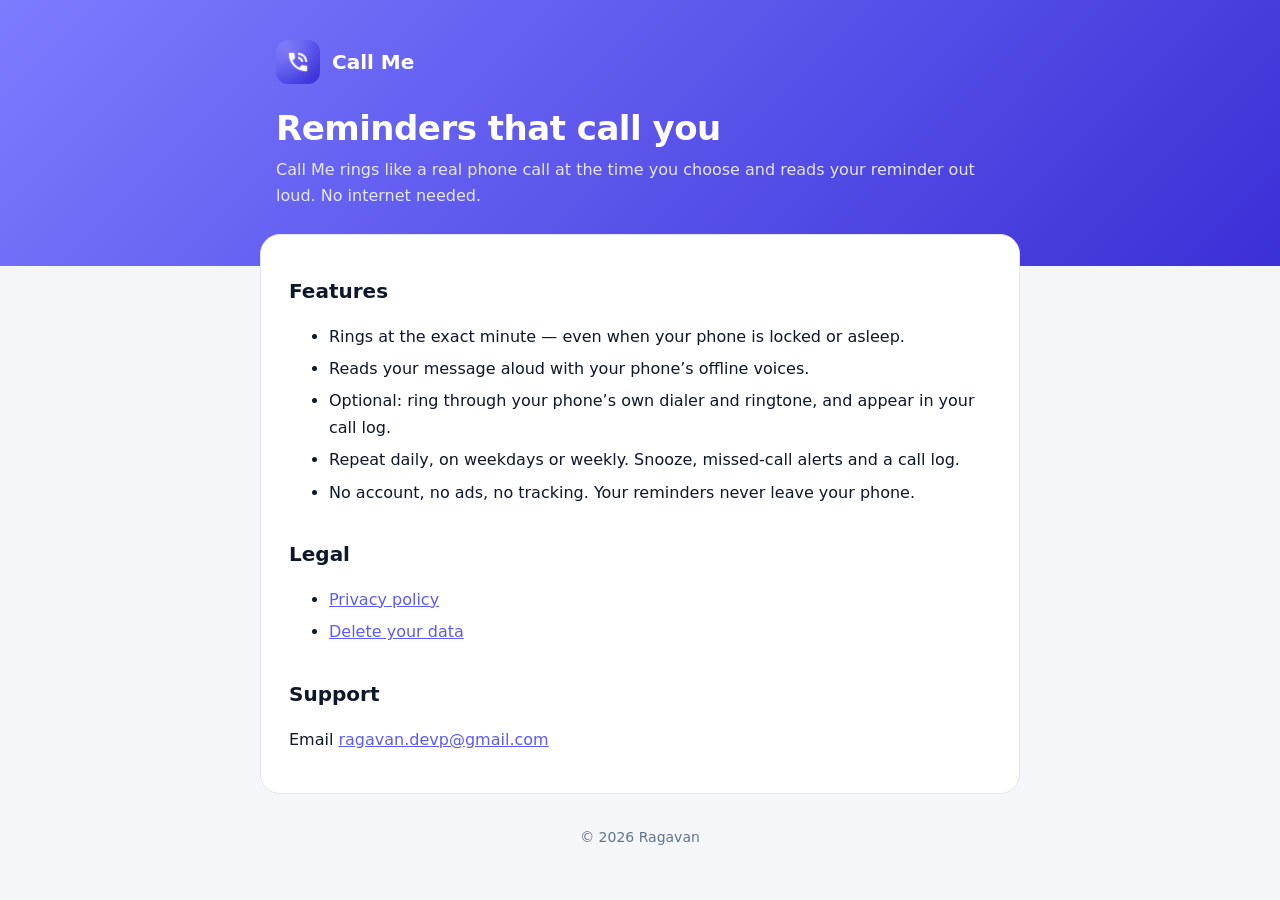
<file: index.html>
<!doctype html>
<html lang="en">
<head>
  <meta charset="utf-8" />
  <meta name="viewport" content="width=device-width, initial-scale=1" />
  <title>Call Me – Reminders that call you</title>
  <meta name="description" content="Call Me phones you at the time you choose and reads your reminder out loud. Works offline." />
  <link rel="icon" href="icon.png" />
  <link rel="stylesheet" href="style.css" />
</head>
<body>
  <header>
    <div class="wrap">
      <a class="brand" href="index.html"><img src="icon.png" alt="" />Call Me</a>
      <h1>Reminders that call you</h1>
      <p>Call Me rings like a real phone call at the time you choose and reads your reminder out loud. No internet needed.</p>
    </div>
  </header>
  <main>
    <div class="card">
      <h2>Features</h2>
      <ul>
        <li>Rings at the exact minute — even when your phone is locked or asleep.</li>
        <li>Reads your message aloud with your phone’s offline voices.</li>
        <li>Optional: ring through your phone’s own dialer and ringtone, and appear in your call log.</li>
        <li>Repeat daily, on weekdays or weekly. Snooze, missed-call alerts and a call log.</li>
        <li>No account, no ads, no tracking. Your reminders never leave your phone.</li>
      </ul>
      <h2>Legal</h2>
      <ul>
        <li><a href="privacy-policy.html">Privacy policy</a></li>
        <li><a href="delete-data.html">Delete your data</a></li>
      </ul>
      <h2>Support</h2>
      <p>Email <a href="mailto:ragavan.devp@gmail.com">ragavan.devp@gmail.com</a></p>
    </div>
  </main>
  <footer>© 2026 Ragavan</footer>
</body>
</html>
</file>
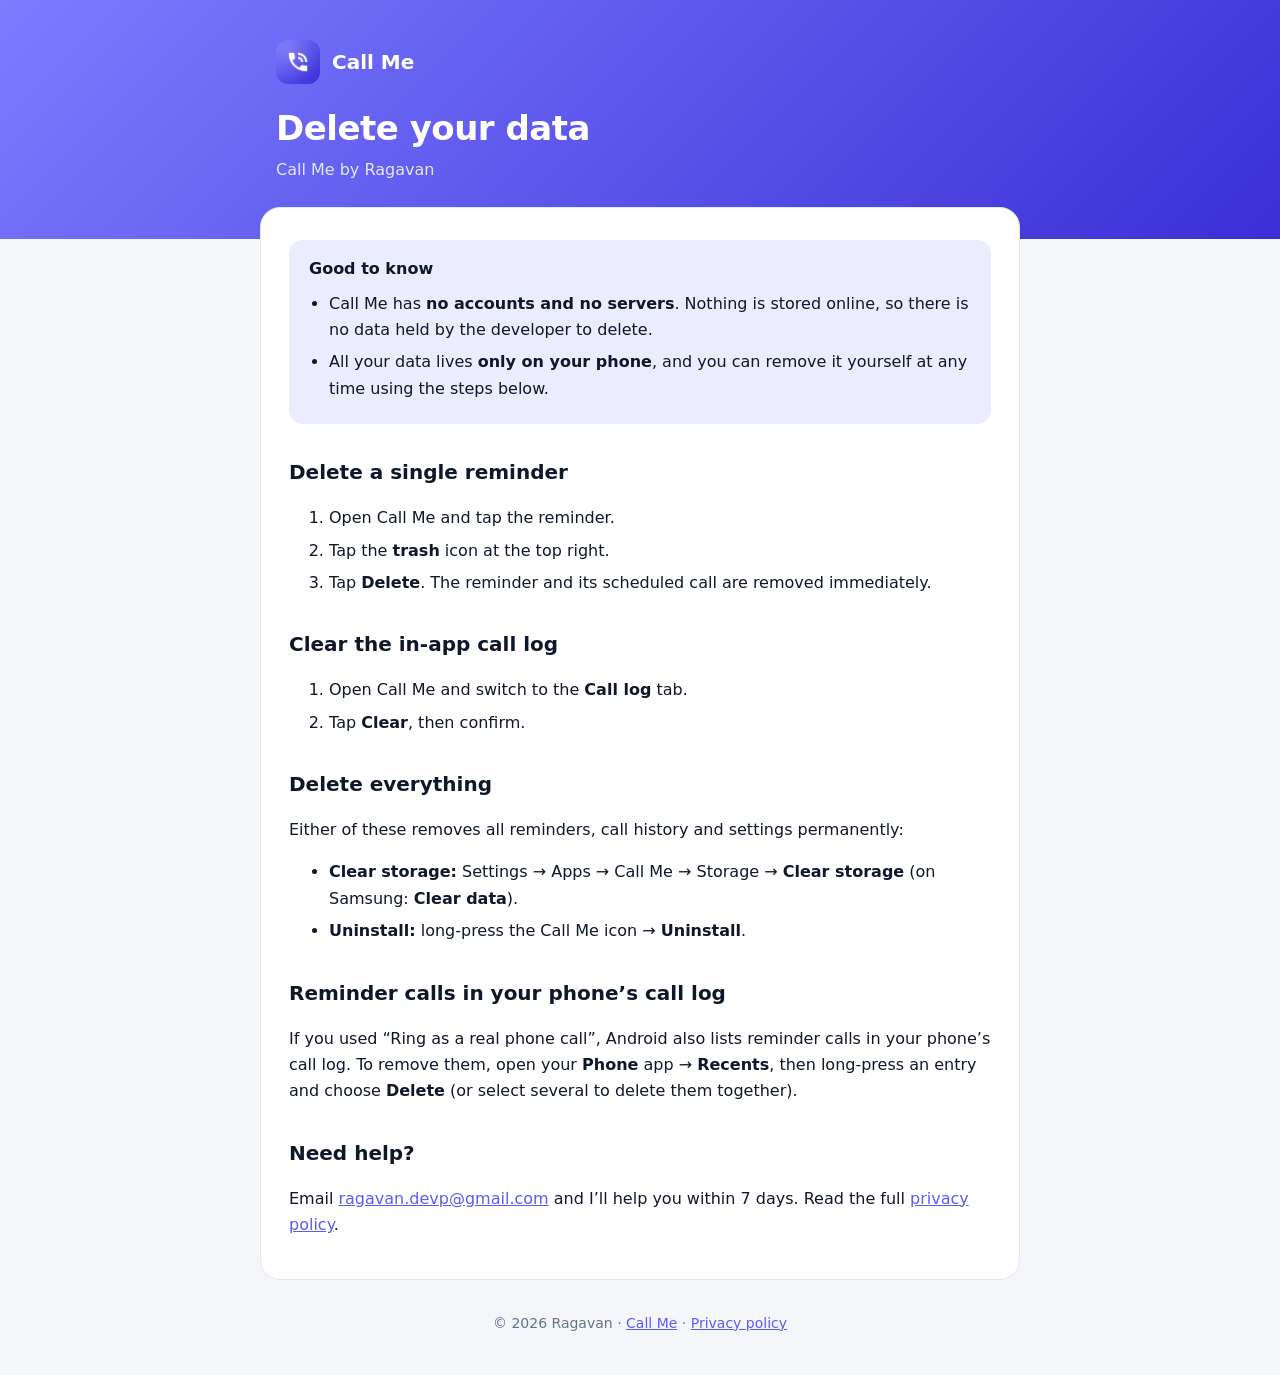
<file: delete-data.html>
<!doctype html>
<html lang="en">
<head>
  <meta charset="utf-8" />
  <meta name="viewport" content="width=device-width, initial-scale=1" />
  <title>Delete Your Data – Call Me</title>
  <meta name="description" content="How to delete your reminders and other data from the Call Me app." />
  <link rel="icon" href="icon.png" />
  <link rel="stylesheet" href="style.css" />
</head>
<body>
  <header>
    <div class="wrap">
      <a class="brand" href="index.html"><img src="icon.png" alt="" />Call Me</a>
      <h1>Delete your data</h1>
      <p>Call Me by Ragavan</p>
    </div>
  </header>

  <main>
    <div class="card">
      <div class="summary">
        <strong>Good to know</strong>
        <ul>
          <li>Call Me has <strong>no accounts and no servers</strong>. Nothing is stored online, so there is no data held by the developer to delete.</li>
          <li>All your data lives <strong>only on your phone</strong>, and you can remove it yourself at any time using the steps below.</li>
        </ul>
      </div>

      <h2>Delete a single reminder</h2>
      <ol>
        <li>Open Call Me and tap the reminder.</li>
        <li>Tap the <strong>trash</strong> icon at the top right.</li>
        <li>Tap <strong>Delete</strong>. The reminder and its scheduled call are removed immediately.</li>
      </ol>

      <h2>Clear the in-app call log</h2>
      <ol>
        <li>Open Call Me and switch to the <strong>Call log</strong> tab.</li>
        <li>Tap <strong>Clear</strong>, then confirm.</li>
      </ol>

      <h2>Delete everything</h2>
      <p>Either of these removes all reminders, call history and settings permanently:</p>
      <ul>
        <li><strong>Clear storage:</strong> Settings → Apps → Call Me → Storage → <strong>Clear storage</strong> (on Samsung: <strong>Clear data</strong>).</li>
        <li><strong>Uninstall:</strong> long-press the Call Me icon → <strong>Uninstall</strong>.</li>
      </ul>

      <h2>Reminder calls in your phone’s call log</h2>
      <p>
        If you used “Ring as a real phone call”, Android also lists reminder calls in your phone’s
        call log. To remove them, open your <strong>Phone</strong> app → <strong>Recents</strong>,
        then long-press an entry and choose <strong>Delete</strong> (or select several to delete
        them together).
      </p>

      <h2>Need help?</h2>
      <p>
        Email <a href="mailto:ragavan.devp@gmail.com?subject=Call%20Me%20data%20deletion">ragavan.devp@gmail.com</a>
        and I’ll help you within 7 days. Read the full <a href="privacy-policy.html">privacy policy</a>.
      </p>
    </div>
  </main>

  <footer>© 2026 Ragavan · <a href="index.html">Call Me</a> · <a href="privacy-policy.html">Privacy policy</a></footer>
</body>
</html>
</file>
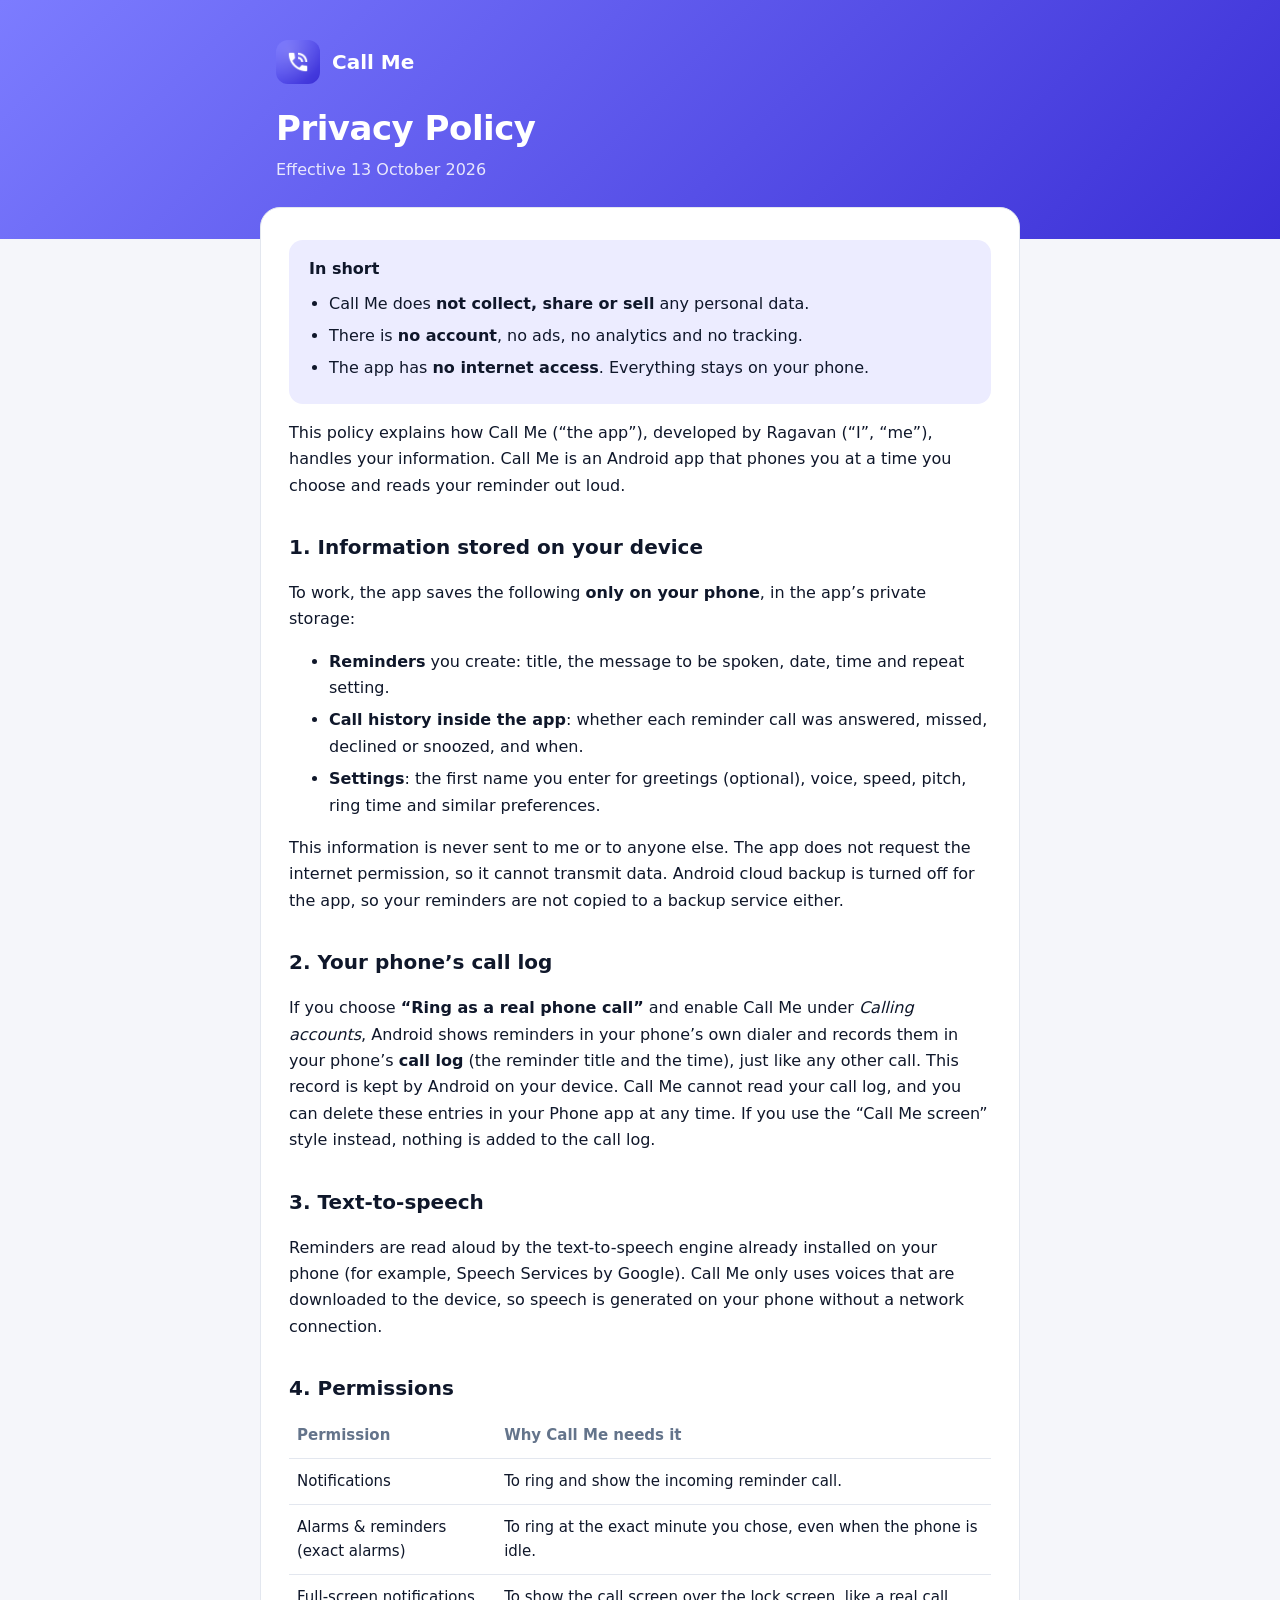
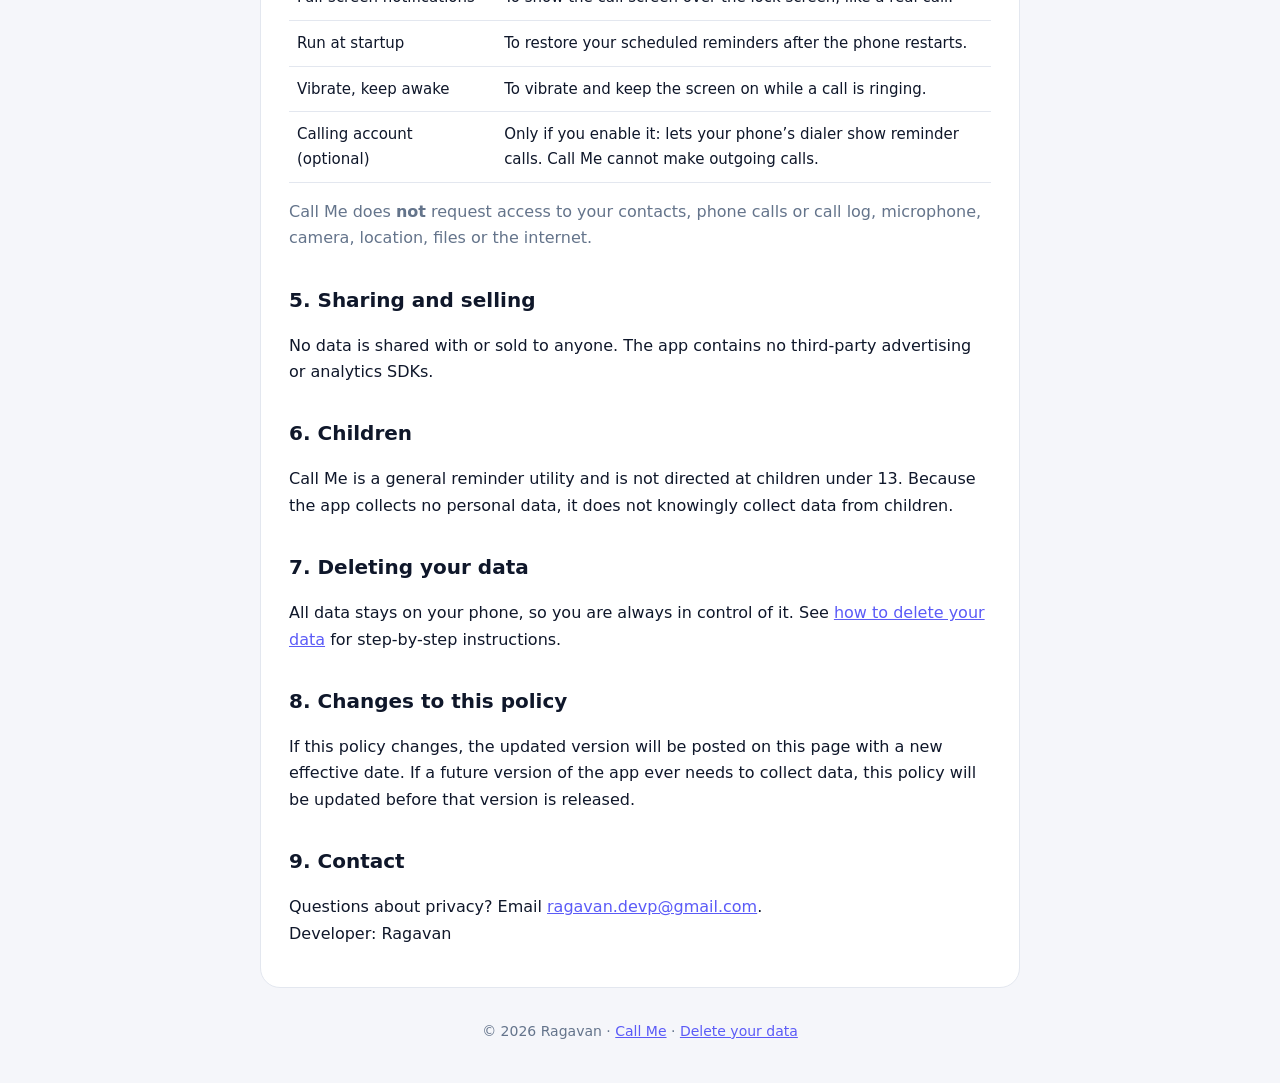
<file: privacy-policy.html>
<!doctype html>
<html lang="en">
<head>
  <meta charset="utf-8" />
  <meta name="viewport" content="width=device-width, initial-scale=1" />
  <title>Privacy Policy – Call Me</title>
  <meta name="description" content="Privacy policy for the Call Me reminder app for Android." />
  <link rel="icon" href="icon.png" />
  <link rel="stylesheet" href="style.css" />
</head>
<body>
  <header>
    <div class="wrap">
      <a class="brand" href="index.html"><img src="icon.png" alt="" />Call Me</a>
      <h1>Privacy Policy</h1>
      <p>Effective 13 October 2026</p>
    </div>
  </header>

  <main>
    <div class="card">
      <div class="summary">
        <strong>In short</strong>
        <ul>
          <li>Call Me does <strong>not collect, share or sell</strong> any personal data.</li>
          <li>There is <strong>no account</strong>, no ads, no analytics and no tracking.</li>
          <li>The app has <strong>no internet access</strong>. Everything stays on your phone.</li>
        </ul>
      </div>

      <p>
        This policy explains how Call Me (“the app”), developed by Ragavan (“I”, “me”), handles
        your information. Call Me is an Android app that phones you at a time you choose and reads
        your reminder out loud.
      </p>

      <h2>1. Information stored on your device</h2>
      <p>To work, the app saves the following <strong>only on your phone</strong>, in the app’s private storage:</p>
      <ul>
        <li><strong>Reminders</strong> you create: title, the message to be spoken, date, time and repeat setting.</li>
        <li><strong>Call history inside the app</strong>: whether each reminder call was answered, missed, declined or snoozed, and when.</li>
        <li><strong>Settings</strong>: the first name you enter for greetings (optional), voice, speed, pitch, ring time and similar preferences.</li>
      </ul>
      <p>
        This information is never sent to me or to anyone else. The app does not request the
        internet permission, so it cannot transmit data. Android cloud backup is turned off for
        the app, so your reminders are not copied to a backup service either.
      </p>

      <h2>2. Your phone’s call log</h2>
      <p>
        If you choose <strong>“Ring as a real phone call”</strong> and enable Call Me under
        <em>Calling accounts</em>, Android shows reminders in your phone’s own dialer and records
        them in your phone’s <strong>call log</strong> (the reminder title and the time), just like
        any other call. This record is kept by Android on your device. Call Me cannot read your
        call log, and you can delete these entries in your Phone app at any time. If you use the
        “Call Me screen” style instead, nothing is added to the call log.
      </p>

      <h2>3. Text-to-speech</h2>
      <p>
        Reminders are read aloud by the text-to-speech engine already installed on your phone
        (for example, Speech Services by Google). Call Me only uses voices that are downloaded to
        the device, so speech is generated on your phone without a network connection.
      </p>

      <h2>4. Permissions</h2>
      <table>
        <thead><tr><th>Permission</th><th>Why Call Me needs it</th></tr></thead>
        <tbody>
          <tr><td>Notifications</td><td>To ring and show the incoming reminder call.</td></tr>
          <tr><td>Alarms &amp; reminders (exact alarms)</td><td>To ring at the exact minute you chose, even when the phone is idle.</td></tr>
          <tr><td>Full-screen notifications</td><td>To show the call screen over the lock screen, like a real call.</td></tr>
          <tr><td>Run at startup</td><td>To restore your scheduled reminders after the phone restarts.</td></tr>
          <tr><td>Vibrate, keep awake</td><td>To vibrate and keep the screen on while a call is ringing.</td></tr>
          <tr><td>Calling account (optional)</td><td>Only if you enable it: lets your phone’s dialer show reminder calls. Call Me cannot make outgoing calls.</td></tr>
        </tbody>
      </table>
      <p class="muted">
        Call Me does <strong>not</strong> request access to your contacts, phone calls or call
        log, microphone, camera, location, files or the internet.
      </p>

      <h2>5. Sharing and selling</h2>
      <p>No data is shared with or sold to anyone. The app contains no third-party advertising or analytics SDKs.</p>

      <h2>6. Children</h2>
      <p>
        Call Me is a general reminder utility and is not directed at children under 13. Because
        the app collects no personal data, it does not knowingly collect data from children.
      </p>

      <h2>7. Deleting your data</h2>
      <p>
        All data stays on your phone, so you are always in control of it. See
        <a href="delete-data.html">how to delete your data</a> for step-by-step instructions.
      </p>

      <h2>8. Changes to this policy</h2>
      <p>
        If this policy changes, the updated version will be posted on this page with a new
        effective date. If a future version of the app ever needs to collect data, this policy
        will be updated before that version is released.
      </p>

      <h2>9. Contact</h2>
      <p>
        Questions about privacy? Email <a href="mailto:ragavan.devp@gmail.com">ragavan.devp@gmail.com</a>.<br />
        Developer: Ragavan
      </p>
    </div>
  </main>

  <footer>© 2026 Ragavan · <a href="index.html">Call Me</a> · <a href="delete-data.html">Delete your data</a></footer>
</body>
</html>
</file>
<file: style.css>
:root {
  --bg: #f5f6fa;
  --surface: #ffffff;
  --text: #0f172a;
  --muted: #64748b;
  --border: #e3e7ef;
  --primary: #5b5bf7;
  --primary-soft: #ececff;
}
@media (prefers-color-scheme: dark) {
  :root {
    --bg: #0b0f1a;
    --surface: #151b2b;
    --text: #f1f5f9;
    --muted: #94a3b8;
    --border: #252e45;
    --primary: #7c7cff;
    --primary-soft: #23264a;
  }
}
* { box-sizing: border-box; }
body {
  margin: 0;
  background: var(--bg);
  color: var(--text);
  font: 16px/1.65 system-ui, -apple-system, "Segoe UI", Roboto, sans-serif;
}
header {
  background: linear-gradient(135deg, #7c7cff, #3b2fd6);
  color: #fff;
  padding: 40px 16px 56px;
}
.wrap { max-width: 760px; margin: 0 auto; padding: 0 16px; }
.brand { display: flex; align-items: center; gap: 12px; font-weight: 800; font-size: 20px; color: #fff; text-decoration: none; }
.brand img { width: 44px; height: 44px; border-radius: 12px; }
header h1 { font-size: 34px; line-height: 1.2; margin: 24px 0 8px; letter-spacing: -0.5px; }
header p { margin: 0; opacity: 0.85; }
main .card {
  background: var(--surface);
  border: 1px solid var(--border);
  border-radius: 20px;
  padding: 8px 28px 24px;
  margin: -32px auto 32px;
  max-width: 760px;
}
h2 { font-size: 20px; margin: 32px 0 8px; }
h3 { font-size: 16px; margin: 20px 0 4px; }
a { color: var(--primary); }
.summary { background: var(--primary-soft); border-radius: 14px; padding: 16px 20px; margin-top: 24px; }
.summary ul { margin: 8px 0 0; padding-left: 20px; }
table { width: 100%; border-collapse: collapse; font-size: 15px; }
th, td { text-align: left; padding: 10px 8px; border-bottom: 1px solid var(--border); vertical-align: top; }
th { color: var(--muted); font-weight: 600; }
ol li, ul li { margin: 6px 0; }
footer { color: var(--muted); font-size: 14px; text-align: center; padding: 0 16px 40px; }
.muted { color: var(--muted); }
@media (max-width: 600px) {
  main .card { padding: 4px 18px 18px; border-radius: 16px; margin-left: 12px; margin-right: 12px; }
  header h1 { font-size: 28px; }
  table, thead, tbody, tr, th, td { display: block; }
  thead { display: none; }
  td { border: 0; padding: 2px 0; }
  tr { border-bottom: 1px solid var(--border); padding: 10px 0; }
}
</file>
